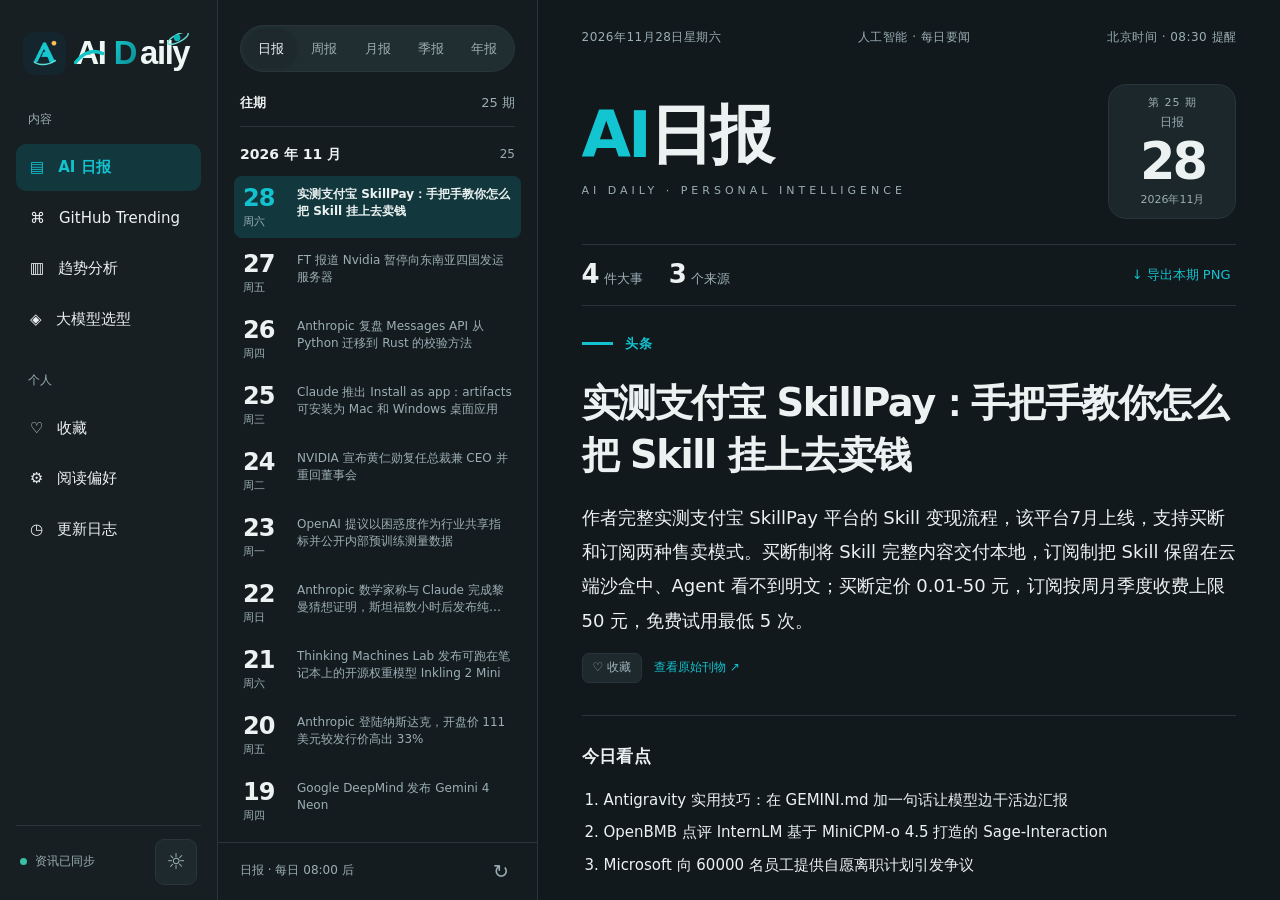
<file: site/index.html>
<!doctype html><html lang="zh-CN"><head><meta charset="UTF-8"><meta name="viewport" content="width=device-width,initial-scale=1"><meta name="theme-color" content="#11191c"><title>AI Daily｜AI 情报阅读器</title><link rel="icon" href="./favicon.ico?v=082" sizes="any"><link rel="shortcut icon" href="./favicon.ico?v=082" type="image/x-icon"><link rel="icon" href="./favicon.png?v=082" type="image/png"><link rel="stylesheet" href="./style.css"></head><body class="dark"><div class="shell with-edition" id="shell">
<aside class="rail"><a class="logo" href="./" aria-label="AI Daily"><img src="./favicon.png" alt="" class="brand-mark"><img class="wordmark" src="./wordmark.svg" alt="AI Daily"></a><div class="rail-heading">内容</div>
<button class="rail-item active" data-view="daily"><span>▤</span>AI 日报</button><button class="rail-item" data-view="github"><span>⌘</span>GitHub Trending</button><button class="rail-item" data-view="trends"><span>▥</span>趋势分析</button><button class="rail-item" data-view="models"><span>◈</span>大模型选型</button>
<div class="rail-heading space-top">个人</div><button class="rail-item" data-view="favorites"><span>♡</span>收藏</button><button class="rail-item" data-view="settings"><span>⚙</span>阅读偏好</button><button class="rail-item" data-view="changelog"><span>◷</span>更新日志</button>
<div class="rail-bottom"><span id="connection-dot" class="signal-dot"></span><span id="connection-label">同步状态</span><button id="theme" aria-label="切换深浅色" title="深浅模式">☼</button></div></aside>
<aside class="edition-panel" id="edition-panel"><div class="edition-tabs" id="edition-tabs"><button data-type="daily" class="selected">日报</button><button data-type="weekly">周报</button><button data-type="monthly">月报</button><button data-type="quarterly">季报</button><button data-type="yearly">年报</button></div><div class="panel-subhead"><strong>往期</strong><span id="archive-count">—</span></div><div class="edition-scroll" id="edition-scroll"></div><div class="panel-bottom"><span id="panel-bottom-text">每日更新 · 北京时间</span><button id="sync" title="同步最新资讯">↻</button></div></aside>
<aside class="edition-panel" id="github-panel" hidden><div class="edition-tabs"><button data-gperiod="daily" class="selected">日报</button><button data-gperiod="weekly">周报</button><button data-gperiod="monthly">月报</button><button data-gperiod="quarterly">季报</button><button data-gperiod="yearly">年报</button></div><div class="panel-subhead"><strong>往期</strong><span>历史刊物</span></div><div class="edition-scroll" id="github-period-list"></div><div class="panel-bottom"><span>真实榜单 · 自有快照</span><button id="refresh-github" title="更新榜单">↻</button></div></aside>
<main class="reading" id="reading"><div class="reading-inner">
<section id="page-daily" class="page"><div class="issue-topline"><span id="issue-datetime">AI DAILY · EDITION</span><span>人工智能 · 每日要闻</span><span>北京时间 · 08:30 提醒</span></div><div class="masthead"><div><h1><span class="aqua">AI</span><span id="report-heading">日报</span></h1><p>AI DAILY · PERSONAL INTELLIGENCE</p></div><div class="date-stamp"><small id="issue-ordinal">第 1 期</small><span id="issue-label">日报</span><strong id="issue-number">—</strong><span id="issue-month">等待同步</span></div></div><div class="issue-stats"><span><b id="metric-stories">—</b> 件大事</span><span><b id="metric-sources">—</b> 个来源</span><button id="export-daily" class="text-action">↓ 导出本期 PNG</button></div><div id="report-alert" class="alert"></div><article class="issue-content" id="issue-content"></article><div class="edition-ending" id="daily-ending"><div class="ending-rule"></div><strong>（ 本 期 完 ）</strong><p>AI Daily · Read · Research · Remember</p><div class="issue-neighbors" id="daily-neighbors"></div></div></section>
<section id="page-github" class="page" hidden><div class="issue-topline"><span>GITHUB / OPEN SOURCE</span><span>开源生态 · 真实榜单</span><span id="github-period-range">每日观察</span></div><div class="masthead short"><div><h1><span class="aqua">GitHub</span> Trending</h1><p id="github-subtitle">每日开源项目精选 · 按热度观察</p></div><button class="action" id="export-png">↓ 导出 PNG</button></div><div class="issue-stats"><span><b id="repo-count">—</b> 个项目</span><span>门槛：≥ <strong id="minimum-stars">500</strong> Stars</span><span id="github-coverage">GitHub 官方 Trending 榜单</span></div><div class="notice" id="github-notice"></div><div id="github-grid" class="github-list"></div><div class="edition-ending" id="github-ending"><div class="ending-rule"></div><strong>（ 本 期 完 ）</strong><p>AI Daily · 开源项目观察</p><div class="issue-neighbors" id="github-neighbors"></div></div></section>
<section id="page-favorites" class="page wide-page" hidden><div class="issue-topline">PERSONAL / SAVED</div><div class="masthead short"><div><h1>我的<span class="aqua">收藏</span></h1><p>新闻、报告与开源项目</p></div></div><div class="collection-tabs"><button data-fav-filter="all" class="selected">全部</button><button data-fav-filter="article">资讯</button><button data-fav-filter="report">报告</button><button data-fav-filter="github">开源项目</button></div><div id="favorites-list" class="entry-list"></div></section>
<section id="page-trends" class="page wide-page" hidden><div class="issue-topline">RESEARCH / LONG-TERM</div><div class="masthead short"><div><h1><span class="aqua">趋势</span>分析</h1><p>基于实际归档的月度 · 季度 · 年度观察</p></div></div><div class="trend-switch"><button data-trend="monthly" class="selected">上一完整月度</button><button data-trend="quarterly">上一完整季度</button><button data-trend="yearly">上一完整年度</button></div><div id="trend-content" class="trend-content"></div></section>
<section id="page-models" class="page wide-page" hidden>
<style id="mw5-critical">
body:has(#page-models:not([hidden])) .reading{overflow:hidden!important}
body:has(#page-models:not([hidden])) .reading-inner{height:100vh;max-width:none!important;padding:22px 34px!important}
body:has(#page-models:not([hidden])) .back-to-top{display:none!important}
#page-models{height:100%;max-width:none!important}
#page-models .mw5-stage{
  --mw-blue:#117e86;--mw-blue2:#14c1cf;--mw-cyan:#09bccc;--mw-ink:#18242b;
  height:100%;display:grid;grid-template-columns:minmax(330px,.82fr) minmax(520px,1.18fr);
  gap:clamp(36px,4vw,72px);align-items:center;position:relative;overflow:hidden;
  padding:clamp(34px,5vh,58px) clamp(34px,4.8vw,76px);
  border:1px solid rgba(17,126,134,.12);border-radius:28px;
  background:
    radial-gradient(circle at 83% 13%,rgba(20,193,207,.14),transparent 31%),
    radial-gradient(circle at 10% 90%,rgba(17,126,134,.09),transparent 28%),
    linear-gradient(135deg,#fcfefd 0%,#f3fbfa 56%,#e8f6f4 100%);
  box-shadow:0 26px 70px rgba(17,126,134,.09)
}
#page-models .mw5-stage:after{
  content:"";position:absolute;right:-11%;top:-38%;width:57%;aspect-ratio:1;border-radius:50%;
  border:1px solid rgba(20,193,207,.11);
  box-shadow:0 0 0 58px rgba(20,193,207,.026),0 0 0 116px rgba(17,126,134,.016);
  pointer-events:none
}
#page-models .mw5-copy{position:relative;z-index:2;max-width:445px}
#page-models .mw5-kicker{display:flex;align-items:center;gap:10px;margin-bottom:26px;color:#6e8196;font-size:10px;font-weight:760;letter-spacing:.20em}
#page-models .mw5-kicker i{width:7px;height:7px;border-radius:50%;background:var(--mw-blue2);box-shadow:0 0 0 6px rgba(20,193,207,.09)}
#page-models .mw5-brand{display:block;width:min(280px,82%);height:auto;margin:0 0 24px;object-fit:contain;object-position:left center}
#page-models .mw5-copy h1{margin:0 0 10px;color:var(--mw-ink);font-size:clamp(42px,4.5vw,64px);line-height:1.02;letter-spacing:-.055em;font-weight:860}
#page-models .mw5-lead{margin:0 0 17px;color:var(--mw-blue);font-size:clamp(19px,1.9vw,24px);font-weight:740}
#page-models .mw5-desc{max-width:420px;margin:0 0 28px;color:#697d91;font-size:14px;line-height:1.9}
#page-models .mw5-cta{
  display:inline-flex;align-items:center;justify-content:space-between;gap:36px;min-width:210px;
  padding:15px 19px 15px 23px;border-radius:14px;color:#fff!important;text-decoration:none;
  background:linear-gradient(135deg,#18c7c9 0%,#117e86 100%);
  border:1px solid rgba(17,126,134,.30);font-size:16px;font-weight:780;
  box-shadow:0 13px 30px rgba(17,126,134,.22),inset 0 1px 0 rgba(255,255,255,.26);
  transition:transform .23s ease,box-shadow .23s ease,filter .23s ease
}
#page-models .mw5-cta:hover{transform:translateY(-4px);filter:brightness(1.05);box-shadow:0 20px 42px rgba(17,126,134,.28),inset 0 1px 0 rgba(255,255,255,.28)}
#page-models .mw5-cta b{font-size:22px;font-weight:500;line-height:1}
#page-models .mw5-tags{display:flex;flex-wrap:wrap;gap:8px;margin-top:24px}
#page-models .mw5-tags span{padding:5px 10px;border:1px solid rgba(17,126,134,.14);border-radius:999px;background:rgba(255,255,255,.68);color:#68868a;font-size:10px}
#page-models .mw5-preview{
  position:relative;z-index:2;display:block;min-width:0;color:inherit!important;text-decoration:none;
  border:1px solid rgba(85,170,174,.42);border-radius:22px;background:#fff;
  box-shadow:0 28px 64px rgba(17,126,134,.14),0 0 0 8px rgba(255,255,255,.45);
  transform:perspective(1450px) rotateY(-2.2deg) rotateX(.8deg);transform-origin:left center;
  transition:transform .38s cubic-bezier(.2,.7,.2,1),box-shadow .38s ease
}
#page-models .mw5-preview:hover{transform:perspective(1450px) rotateY(0) rotateX(0) translateY(-6px);box-shadow:0 36px 78px rgba(17,126,134,.19),0 0 0 8px rgba(255,255,255,.58)}
#page-models .mw5-browser{height:40px;display:flex;align-items:center;gap:12px;padding:0 14px;border-bottom:1px solid #e8edf5;background:#f8faff;border-radius:22px 22px 0 0;color:#7e90a5;font-size:10px}
#page-models .mw5-dots{display:flex;gap:5px}
#page-models .mw5-dots i{width:7px;height:7px;border-radius:50%;background:#ef9f98}
#page-models .mw5-dots i:nth-child(2){background:#edc776}
#page-models .mw5-dots i:nth-child(3){background:#82cab8}
#page-models .mw5-browser em{font-style:normal;flex:1;text-align:center}
#page-models .mw5-browser b{color:var(--mw-blue);font-size:17px;font-weight:500}
#page-models .mw5-screen{height:min(56vh,460px);overflow:hidden;border-radius:0 0 22px 22px;background:#fff}
#page-models .mw5-screen img{width:100%;height:100%;display:block;object-fit:cover;object-position:top left}
#page-models .mw5-badge{
  position:absolute;left:-25px;bottom:28px;display:flex;flex-direction:column;gap:2px;min-width:214px;
  padding:12px 15px;border:1px solid rgba(71,158,164,.22);border-radius:14px;
  background:rgba(255,255,255,.94);box-shadow:0 15px 36px rgba(17,126,134,.13);backdrop-filter:blur(14px)
}
#page-models .mw5-badge strong{color:#117e86;font-size:12px}
#page-models .mw5-badge span{color:#8292a4;font-size:10px}
body.dark #page-models .mw5-stage{
  background:radial-gradient(circle at 83% 13%,rgba(20,193,207,.20),transparent 31%),linear-gradient(135deg,#0f1d1e 0%,#11282a 60%,#0e2325 100%);
  border-color:rgba(20,193,207,.20);box-shadow:0 24px 70px rgba(0,0,0,.20)
}
body.dark #page-models .mw5-copy h1{color:#f4f7fb}
body.dark #page-models .mw5-lead{color:#4ed7da}
body.dark #page-models .mw5-desc{color:#9fb0c1}
body.dark #page-models .mw5-kicker{color:#8ea2b8}
body.dark #page-models .mw5-tags span{background:rgba(255,255,255,.05);border-color:rgba(77,193,196,.17);color:#98b8b9}
@media(max-width:1080px) and (min-width:901px){
  #page-models .mw5-stage{grid-template-columns:minmax(295px,.88fr) minmax(410px,1.12fr);gap:30px;padding:34px}
  #page-models .mw5-brand{width:225px}
  #page-models .mw5-copy h1{font-size:44px}
  #page-models .mw5-desc{font-size:13px}
  #page-models .mw5-screen{height:min(50vh,390px)}
}
@media(max-width:900px){
  body:has(#page-models:not([hidden])) .reading{overflow:auto!important}
  body:has(#page-models:not([hidden])) .reading-inner{height:auto;max-width:1100px!important;padding:24px 18px!important}
  #page-models{height:auto}
  #page-models .mw5-stage{height:auto;grid-template-columns:1fr;gap:28px;padding:34px 24px;overflow:visible}
  #page-models .mw5-preview{transform:none}
  #page-models .mw5-screen{height:360px}
}
</style>
<div class="mw5-stage" aria-label="Modelwise 大模型选型作品概览">
  <div class="mw5-copy">
    <div class="mw5-kicker"><i></i>AI MODEL INTELLIGENCE</div>
    <img class="mw5-brand" src="./modelwise-logo.png" alt="Modelwise" decoding="async">
    <h1>大模型选型</h1>
    <p class="mw5-lead">选对模型，算清成本。</p>
    <p class="mw5-desc">从模型资料库、场景选型、型号对比到成本与收益分析，帮助你更快找到适合当前任务的模型方案。</p>
    <a class="mw5-cta" href="https://haluwjm-lexie.github.io/Modelwise/" target="_blank" rel="noopener noreferrer">
      <span>进入 Modelwise</span><b aria-hidden="true">↗</b>
    </a>
    <div class="mw5-tags"><span>模型资料库</span><span>场景选型</span><span>型号对比</span><span>成本与收益</span></div>
  </div>
  <a class="mw5-preview" href="https://haluwjm-lexie.github.io/Modelwise/" target="_blank" rel="noopener noreferrer" aria-label="打开 Modelwise">
    <div class="mw5-browser"><span class="mw5-dots"><i></i><i></i><i></i></span><em>Modelwise / AI 产品与模型</em><b aria-hidden="true">↗</b></div>
    <div class="mw5-screen"><img src="./modelwise-preview.webp" alt="Modelwise 模型资料库首页预览" loading="eager" decoding="async"></div>
    <div class="mw5-badge"><strong>23 个 AI 产品与模型品牌</strong><span>资料库 · 选型 · 对比 · 成本</span></div>
  </a>
</div>
</section>
<section id="page-settings" class="page wide-page" hidden><div class="issue-topline">PERSONAL / PREFERENCES</div><div class="masthead short"><div><h1>阅读<span class="aqua">偏好</span></h1><p>定制你真正关心的 AI 方向</p></div></div><div class="settings-card"><div class="settings-head"><div><h2>我的关注主题</h2><p>选择后保存，即可筛选日报内容。</p></div><button class="action" id="save-settings">✓ 确认并应用</button></div><div class="topic-options" id="topics"></div><div id="settings-status" class="status-inline" aria-live="polite"></div></div><div class="settings-card"><div class="settings-head"><div><h2>运行与推送</h2><p>日报归档和飞书通知</p></div><button class="action secondary" id="open-runtime">打开运行仪表盘 ↗</button></div></div><div class="runtime-panel" id="runtime-panel" hidden><div class="runtime-metrics" id="runtime-metrics"></div><button class="soft-button" id="test-feishu">向飞书发送测试通知</button><div class="status-inline" id="runtime-msg"></div></div></section>
<section id="page-changelog" class="page wide-page" hidden><div class="issue-topline">AI DAILY / CHANGELOG</div><div class="masthead short"><div><h1>更新<span class="aqua">日志</span></h1><p>持续迭代，每一次改进都有记录</p></div></div><div class="timeline"><article><time>2026.11.05 · V0.8 预上线</time><h2>刊物式阅读与公开版适配</h2><p>品牌字标、统一 A 图标、流畅滚动与一键置顶、本期完与往期切换、GitHub 五种报告命名及飞书卡片推荐理由。</p></article><article><time>2026.11.05 · V0.7</time><h2>归档保护与 GitHub 稳定性修复</h2><p>修复原始刊物 JSON 跳转；增加数据库自动备份与恢复指引；GitHub 回退到最近的真实历史快照；Star 从 GitHub API 核实状态；发布期刊标题采用真实头条。</p></article><article><time>2026.11.03 · V0.5</time><h2>往期归档和期刊信息修复</h2><p>修复多余网格占位；统一三栏与双栏阅读结构；增加 GitHub 五个观察周期、Star 入口、主题筛选、主题适配图片导出和运行仪表盘。</p></article><article><time>2026.11.03 · V0.3</time><h2>刊物阅读器</h2><p>加入日报、周报、月报、收藏和长期统计入口。</p></article><article><time>2026.11.03 · V0.2</time><h2>视觉体系更新</h2><p>引入冷白与青蓝灰深色两套主题。</p></article></div></section>
<button class="back-to-top" id="back-to-top" type="button" aria-label="返回顶部" title="返回顶部">↑</button><footer class="site-footer"><strong>AI Daily</strong><span>Read · Research · Remember</span><a href="#" id="open-source" aria-disabled="true" title="仓库创建后启用">一号开源 ↗</a></footer>
</div></main></div><script src="./static-api.js"></script><script src="./app.js" defer></script></body></html>
</file>
<file: site/style.css>
:root{--bg:#fbfcfa;--rail:#fafbf9;--panel:#f9faf8;--ink:#1e282d;--muted:#738086;--line:#dce2e0;--accent:#117e86;--accent-bright:#09bccc;--selected:#e1eeee;--chip:#eef2f0;--btn:#fff;--card:#f1f4f3;--font:Inter,'Noto Sans SC','Microsoft YaHei UI','PingFang SC',system-ui,sans-serif}
*{box-sizing:border-box}body{margin:0;font-family:var(--font);font-size:14px;line-height:1.65;background:var(--bg);color:var(--ink)}body.dark{--bg:#11191c;--rail:#171f22;--panel:#141c1f;--ink:#ecf2f1;--muted:#9baeb5;--line:#29353a;--accent:#14c1cf;--accent-bright:#13c5d1;--selected:#12383e;--chip:#202d31;--btn:#1e292d;--card:#1b272b}button{font:inherit;color:inherit;cursor:pointer}a{color:inherit;text-decoration:none}a:hover{color:var(--accent)}[hidden]{display:none!important}.muted{color:var(--muted)}.shell{display:grid;grid-template-columns:226px 330px minmax(0,1fr);min-height:100vh}.rail{height:100vh;position:sticky;top:0;border-right:1px solid var(--line);background:var(--rail);padding:32px 16px 15px;display:flex;flex-direction:column}.logo{display:flex;align-items:center;gap:8px;margin:2px 8px 41px;font-size:28px;font-weight:850;letter-spacing:-1.7px;white-space:nowrap;line-height:1.2}.logo-ai{color:var(--accent-bright);letter-spacing:-2px}.logo-daily{position:relative}.logo-orbit{display:inline-block;width:7px;height:7px;border-radius:50%;background:var(--accent-bright);margin:0 0 15px 2px}.rail-heading{color:var(--muted);font-size:12px;margin:0 12px 12px;letter-spacing:.04em}.space-top{margin-top:26px}.rail-item{display:flex;gap:14px;align-items:center;width:100%;border:0;background:none;text-align:left;border-radius:10px;padding:11px 14px;font-size:15px;margin:2px 0}.rail-item:hover{background:var(--chip)}.rail-item.active{background:var(--selected);font-weight:700;color:var(--accent)}.rail-icon{font-size:19px;width:20px;text-align:center}.rail-bottom{margin-top:auto;border-top:1px solid var(--line);padding:13px 4px 0;display:flex;align-items:center;gap:8px;font-size:12px;color:var(--muted)}.signal-dot{width:7px;height:7px;border-radius:50%;background:#dca94c}.signal-dot.ok{background:#39bfa5}#theme{margin-left:auto;border:1px solid var(--line);background:var(--btn);border-radius:9px;padding:4px 10px;font-size:22px}.edition-panel{border-right:1px solid var(--line);height:100vh;position:sticky;top:0;background:var(--panel);display:flex;flex-direction:column;min-width:0}.edition-tabs{display:flex;margin:25px 22px 20px;padding:3px;border:1px solid var(--line);border-radius:50px;background:var(--chip)}.edition-tabs button{border:0;background:transparent;border-radius:40px;padding:9px 3px;flex:1;color:var(--muted);font-size:13px;white-space:nowrap}.edition-tabs button.selected{background:var(--btn);box-shadow:0 1px 4px #00000015;color:var(--ink)}.panel-subhead{display:flex;justify-content:space-between;align-items:center;margin:0 22px;padding:0 0 12px;border-bottom:1px solid var(--line);font-size:13px}.panel-subhead span{color:var(--muted)}.edition-scroll{overflow:auto;flex:1;padding:0 16px;scrollbar-width:thin}.month-label{display:flex;align-items:center;justify-content:space-between;font-weight:700;margin:16px 6px 10px;font-size:14px}.month-label span{color:var(--muted);font-size:12px;font-weight:400}.issue-choice{display:grid;grid-template-columns:44px 1fr;gap:10px;width:100%;border:0;background:none;border-radius:11px;padding:10px 9px;text-align:left;margin-bottom:4px;min-height:62px}.issue-choice:hover{background:var(--chip)}.issue-choice.active{background:var(--selected)}.day-num{display:flex;flex-direction:column;font-size:24px;font-weight:800;line-height:1.05;letter-spacing:-1px}.active .day-num{color:var(--accent)}.day-num small{font-size:11px;letter-spacing:0;font-weight:400;color:var(--muted);margin-top:5px}.issue-choice .issue-choice-title{font-weight:600;font-size:13px;line-height:1.45;overflow:hidden;display:-webkit-box;-webkit-line-clamp:2;-webkit-box-orient:vertical}.panel-padding{padding:10px}.panel-bottom{border-top:1px solid var(--line);display:flex;align-items:center;justify-content:space-between;padding:12px 22px;font-size:12px;color:var(--muted)}.panel-bottom button{border:0;background:none;font-size:19px}.reading{height:100vh;overflow:auto;scrollbar-width:thin;min-width:0}.reading-inner{max-width:1100px;margin:0 auto;padding:35px 54px 22px}.issue-topline{display:flex;gap:12px;align-items:center;justify-content:space-between;color:var(--muted);font-size:12px;letter-spacing:.04em}.masthead{display:flex;align-items:center;justify-content:space-between;gap:26px;margin:43px 0 32px}.masthead.short{margin:35px 0 27px}.masthead h1{font-size:clamp(42px,5vw,74px);line-height:1.06;letter-spacing:-3px;font-weight:860;margin:0}.masthead.short h1{font-size:clamp(38px,4vw,62px)}.aqua{color:var(--accent-bright)}.masthead p{color:var(--muted);font-size:11px;letter-spacing:4px;margin:12px 0 0}.date-stamp{min-width:128px;min-height:135px;background:var(--card);border:1px solid var(--line);border-radius:18px;display:flex;flex-direction:column;align-items:center;justify-content:center;gap:1px}.date-stamp small{color:var(--muted);font-size:11px;letter-spacing:2px}.date-stamp strong{font-size:51px;line-height:1.1;letter-spacing:-3px}.date-stamp span{font-size:11px;color:var(--muted)}.issue-stats{border-top:1px solid var(--line);border-bottom:1px solid var(--line);padding:16px 0;display:flex;gap:28px;align-items:center;color:var(--muted);font-size:13px}.issue-stats b{font-size:26px;color:var(--ink);line-height:1}.read-duration{margin-left:auto}.alert{margin:20px 0 0;background:var(--chip);color:var(--muted);border-radius:8px;padding:10px 13px;font-size:12px}.alert:empty{display:none}.issue-content{padding-top:27px}.section-kicker{font-size:13px;color:var(--accent);font-weight:800;letter-spacing:1px;display:flex;align-items:center;gap:12px;margin:0 0 22px}.section-kicker:before{content:'';width:31px;height:3px;background:var(--accent)}.lead-title{font-size:clamp(26px,3vw,42px);line-height:1.36;letter-spacing:-1.4px;margin:0 0 20px;font-weight:790}.lead-summary{font-size:18px;line-height:1.9;margin:0 0 15px}.source-row{display:flex;align-items:center;gap:12px;color:var(--muted);font-size:12px;margin:0 0 32px;flex-wrap:wrap}.source-row a{color:var(--accent)}.soft-button{border:1px solid var(--line);background:var(--btn);border-radius:7px;padding:4px 10px;font-size:12px}.highlight-strip{border-top:1px solid var(--line);padding:26px 0 20px}.highlight-strip h2,.section-block h2{font-size:17px;font-weight:800;letter-spacing:.02em;margin:0 0 14px}.highlight-strip ol{padding-left:22px;margin:0}.highlight-strip li{padding:4px 0;font-size:15px}.section-block{border-top:1px solid var(--line);padding-top:28px;margin-top:15px}.section-block h2{font-size:26px}.section-number{font-size:13px;color:var(--accent);margin-right:9px}.news-entry{padding:18px 0;border-bottom:1px solid var(--line)}.news-entry h3{font-size:19px;line-height:1.5;margin:0 0 10px;font-weight:730}.news-entry p{font-size:15px;line-height:1.85;margin:0 0 10px}.news-entry .source-row{margin:0}.intro{font-size:14px;color:var(--muted);margin:16px 0 20px}.github-list,.entry-list{border-top:1px solid var(--line)}.repo-entry,.favorite-entry{border-bottom:1px solid var(--line);padding:22px 2px;display:grid;grid-template-columns:46px minmax(0,1fr) auto;gap:14px;align-items:start}.repo-index{font-weight:800;font-size:24px;color:var(--accent)}.repo-entry h3{margin:0 0 9px;font-size:18px;overflow-wrap:anywhere}.repo-entry p{margin:0 0 8px;color:var(--muted);line-height:1.7}.meta{font-size:12px;color:var(--muted)}.action{background:var(--selected);color:var(--accent);border:1px solid var(--line);border-radius:9px;padding:10px 16px;font-weight:700}.action:hover{filter:brightness(.98)}.text-action{border:0;background:none;color:var(--accent);margin-left:auto}.empty{color:var(--muted);padding:30px 2px}.trend-switch{display:flex;gap:7px;margin:20px 0}.trend-switch button{background:none;border:1px solid var(--line);padding:9px 13px;border-radius:9px}.trend-switch .selected{background:var(--selected);color:var(--accent)}.coverage{margin:15px 0;padding:16px;background:var(--card);border-radius:9px}.bar-row{margin:19px 0}.bar-head{display:flex;justify-content:space-between;gap:10px;margin-bottom:5px}.bar-track{background:var(--chip);border-radius:5px;height:10px;overflow:hidden}.bar-track>div{background:var(--accent);height:100%}.settings-card{border-top:1px solid var(--line);padding:24px 0;margin:8px 0}.settings-card h2{font-size:18px}.topic-options{display:flex;gap:10px;flex-wrap:wrap;margin:15px 0 28px}.topic-options label{border:1px solid var(--line);border-radius:100px;padding:7px 13px;cursor:pointer}.topic-options input{accent-color:var(--accent)}.site-footer{margin-top:50px;padding:19px 0 5px;border-top:1px solid var(--line);display:flex;gap:25px;flex-wrap:wrap;align-items:center;color:var(--muted);font-size:11px}.site-footer strong{color:var(--ink)}.site-footer a{margin-left:auto}.reading.compact .news-entry{padding:11px 0}.reading.compact .news-entry p{line-height:1.58;margin-bottom:4px}.reading.compact .highlight-strip{padding:14px 0}.reading.compact .section-block{padding-top:16px;margin-top:9px}
@media(max-width:1200px){.shell{grid-template-columns:190px 275px minmax(0,1fr)}.reading-inner{padding:30px}.rail{padding:26px 10px}.issue-stats{gap:15px}.issue-topline span:nth-child(2){display:none}}
@media(max-width:850px){.shell{grid-template-columns:1fr;display:block}.rail{height:auto;position:sticky;z-index:3;top:0;flex-direction:row;align-items:center;gap:5px;padding:10px 12px;overflow-x:auto;border-right:0;border-bottom:1px solid var(--line)}.logo{font-size:19px;margin:0 12px 0 0}.rail-heading,.rail-bottom #connection-label{display:none}.space-top{display:none}.rail-item{font-size:12px;width:auto;white-space:nowrap;padding:7px;margin:0}.rail-icon{display:none}.rail-bottom{margin:0 0 0 auto;padding:0;border:0}.edition-panel{height:auto;position:relative;border:0;border-bottom:1px solid var(--line)}.edition-tabs{margin:12px;padding:2px}.panel-subhead,.edition-scroll,.panel-bottom{display:none}.reading{height:auto;overflow:visible}.reading-inner{padding:24px 18px}.issue-topline{font-size:10px}.masthead{margin:24px 0}.masthead h1{font-size:48px}.date-stamp{min-width:96px;min-height:112px}.date-stamp strong{font-size:38px}.issue-stats{gap:12px;flex-wrap:wrap}.read-duration{display:none}.lead-title{font-size:28px}.lead-summary{font-size:16px}.repo-entry{grid-template-columns:32px minmax(0,1fr) auto}.site-footer{gap:10px}}
/* V0.4 — One shared information reader. Hidden panels must not reserve a grid column. */
.shell:not(.with-edition){grid-template-columns:226px minmax(0,1fr)}
.shell:not(.with-edition) .reading-inner{max-width:1320px;padding-left:56px;padding-right:56px}
.shell:not(.with-edition) .wide-page{max-width:1170px}
.shell.with-edition .reading-inner{max-width:1240px;padding:32px 48px 24px}
.github-list,.entry-list{width:100%}
.repo-entry{grid-template-columns:46px minmax(0,1fr) auto;gap:18px;padding:23px 0;min-width:0}
.repo-entry>div{min-width:0}.repo-entry .meta{margin-top:8px}
.repo-entry h3{overflow-wrap:anywhere;line-height:1.35}.repo-entry p{max-width:80ch;overflow-wrap:anywhere}
.repo-actions{display:flex;gap:8px;flex-wrap:wrap;justify-content:flex-end;align-items:start}
.repo-badges{display:flex;gap:8px;flex-wrap:wrap;margin:8px 0}
.note-tag{border:1px solid var(--line);border-radius:100px;font-size:12px;color:var(--muted);padding:4px 10px;display:inline-block}
.period-selector{padding:20px;flex:1;display:flex;flex-direction:column;gap:8px}.period-option{border:1px solid var(--line);border-radius:9px;text-align:left;padding:14px;background:transparent}.period-option.selected{background:var(--selected);color:var(--accent);font-weight:700}.period-option small{display:block;color:var(--muted);font-weight:400;margin-top:5px}
.notice{color:var(--muted);font-size:12px;padding:16px 0;border-bottom:1px solid var(--line)}.notice:empty{display:none}
.settings-card{margin:12px 0 20px;padding:24px 0}.settings-head{display:flex;gap:24px;align-items:center;justify-content:space-between}.settings-head h2{margin:0}.settings-head p{color:var(--muted);font-size:14px;margin:4px 0 0}.topic-options{gap:10px;max-width:100%;margin:26px 0}.topic-options label{padding:10px 15px}.topic-options label:has(input:checked){background:var(--selected);color:var(--accent);border-color:var(--accent)}
.status-inline{color:var(--accent);font-size:13px;min-height:20px}.secondary{background:var(--chip)}.runtime-panel{background:var(--card);border:1px solid var(--line);border-radius:12px;padding:24px;margin:10px 0}.runtime-metrics{display:grid;grid-template-columns:repeat(3,minmax(0,1fr));gap:18px;margin-bottom:18px}.runtime-metrics div{border-bottom:1px solid var(--line);padding-bottom:10px}.runtime-metrics b{display:block;font-size:21px}
.collection-tabs{display:flex;gap:8px;margin-bottom:20px;flex-wrap:wrap}.collection-tabs button{background:transparent;border:1px solid var(--line);border-radius:8px;padding:7px 15px}.collection-tabs button.selected{background:var(--selected);color:var(--accent)}
.favorite-entry{grid-template-columns:42px minmax(0,1fr) auto}.favorite-entry h3{margin:0 0 5px;font-size:17px;overflow-wrap:anywhere}
.integration-placeholder{padding:70px 36px;text-align:center;border:1px dashed var(--line);border-radius:18px;background:var(--card);max-width:800px;margin:20px auto}.integration-placeholder>span{font-size:50px;color:var(--accent)}.integration-placeholder h2{font-size:26px}.integration-placeholder p{color:var(--muted);max-width:480px;margin:0 auto 20px}
.timeline article{padding:26px 0;border-top:1px solid var(--line)}.timeline time{color:var(--accent);font-size:12px}.timeline h2{font-size:21px;margin:7px 0}.timeline p{color:var(--muted)}
.site-footer{margin-top:90px}.site-footer #open-source[aria-disabled=true]{color:var(--muted);opacity:.65;cursor:default}
@media(max-width:1200px){.shell:not(.with-edition){grid-template-columns:190px minmax(0,1fr)}.shell:not(.with-edition) .reading-inner{padding:32px}}
@media(max-width:850px){.shell:not(.with-edition),.shell.with-edition{display:block}.shell:not(.with-edition) .reading-inner,.shell.with-edition .reading-inner{padding:22px 18px}.period-selector{padding:10px;display:flex;flex-direction:row;overflow:auto}.repo-entry{grid-template-columns:32px minmax(0,1fr);gap:10px}.repo-actions{grid-column:2;justify-content:flex-start}.settings-head{align-items:flex-start;flex-direction:column}.runtime-metrics{grid-template-columns:1fr}}
@media(max-width:850px){.edition-scroll{display:block;max-height:180px;overflow-y:auto;padding:8px 14px}.panel-subhead{display:flex;margin:4px 16px 0}.panel-bottom{display:flex;padding:6px 16px}.month-label{margin-top:8px}.issue-choice{display:inline-grid;vertical-align:top;width:min(100%,300px);margin-right:8px}}

/* V0.5: historical Github issue rail and editorial masthead */
.archive-meta{display:block;color:var(--muted);font-size:11px;margin-top:4px;font-weight:400}.date-stamp #issue-ordinal{font-size:11px;color:var(--muted);letter-spacing:1px}.date-stamp #issue-label{font-size:12px;color:var(--muted)}.issue-choice-title{overflow-wrap:anywhere}.issue-stats{gap:26px}

/* V0.7 identity and GitHub statuses */
.logo{display:flex;align-items:center;gap:10px;white-space:nowrap}.logo .brand-mark{width:38px;height:38px;object-fit:contain;flex:none}.logo .brand-name{font-size:25px;font-weight:820;letter-spacing:-1.1px}.logo .brand-name em{font-style:normal;color:var(--accent)}
.github-star{min-width:42px;font-size:20px;line-height:1.2;text-align:center;color:var(--muted);background:var(--btn);transition:color .16s,background .16s}.github-star.is-starred{color:#e5a000;background:rgba(245,181,37,.12);border-color:rgba(245,181,37,.45)}.github-star:hover{transform:translateY(-1px)}
@media(max-width:850px){.logo .brand-mark{width:27px;height:27px}.logo .brand-name{font-size:18px}}

/* V0.8 — edge-to-edge magazine layout, one unobtrusive page scroll */
html{scroll-behavior:smooth}html,body{max-width:100%;overflow-x:clip}
.shell{min-height:100dvh;grid-template-columns:clamp(218px,17vw,258px) clamp(280px,25vw,385px) minmax(0,1fr)}
.shell:not(.with-edition){grid-template-columns:clamp(218px,17vw,258px) minmax(0,1fr)}
.rail,.edition-panel{height:100dvh;min-height:0}
.reading{min-width:0;height:100dvh;overflow-y:auto;overflow-x:hidden;scrollbar-width:none;overscroll-behavior:contain}
.reading::-webkit-scrollbar,.edition-scroll::-webkit-scrollbar,.rail::-webkit-scrollbar{display:none}
.edition-scroll,.rail{scrollbar-width:none}
.shell.with-edition .reading-inner,.shell:not(.with-edition) .reading-inner{max-width:none;width:100%;padding:28px clamp(26px,3.4vw,70px) 38px}
.issue-topline{gap:16px}.issue-topline span{min-width:0}.masthead{margin:36px 0 25px}
.logo{margin:0 7px 35px;gap:8px;min-width:0}.logo .brand-mark{width:43px;height:43px;border-radius:11px}.logo .wordmark{display:block;width:150px;height:auto;max-height:47px;object-fit:contain}
body.dark .logo .wordmark{filter:brightness(0) invert(.91)}
.logo .brand-name{display:none}
.issue-content,.github-list{max-width:100%}.issue-content .news-entry{border-bottom:1px solid var(--line);padding:21px 0}
.section-block,.highlight-strip{border-top:1px solid var(--line);border-radius:0;background:none;box-shadow:none}
.repo-entry{border-bottom:1px solid var(--line);border-radius:0;background:none;box-shadow:none}
.issue-choice{border-radius:8px}.edition-panel{overflow:hidden}.edition-tabs{flex-shrink:0}
/* No inner scroll thumb or nested framed scroll interface */
.edition-scroll{overflow-y:auto;scrollbar-width:none}
.edition-ending{text-align:center;margin:66px 0 25px;padding:34px 0 15px;border-top:1px solid var(--line);color:var(--muted)}
.edition-ending .ending-rule{width:50px;height:2px;background:var(--accent);margin:0 auto 23px}
.edition-ending strong{color:var(--accent);font-weight:750;font-size:15px;letter-spacing:.24em}
.edition-ending p{font-size:12px;margin:10px 0 22px}
.issue-neighbors{display:grid;grid-template-columns:repeat(2,minmax(0,1fr));gap:0;border-top:1px solid var(--line);max-width:100%;text-align:left}
.issue-neighbors button{background:transparent;border:0;text-align:left;padding:18px 14px;color:var(--ink);min-width:0}
.issue-neighbors button+button{border-left:1px solid var(--line);text-align:right}
.issue-neighbors button:hover{background:var(--chip)}.issue-neighbors small{display:block;color:var(--muted)}
.issue-neighbors b{display:block;font-size:14px;overflow-wrap:anywhere;margin-top:6px}
.back-to-top{position:fixed;z-index:9;bottom:24px;right:24px;width:47px;height:47px;border:1px solid var(--line);border-radius:50%;background:var(--btn);color:var(--accent);font-size:26px;box-shadow:0 4px 15px #00000012;opacity:0;pointer-events:none;transform:translateY(8px);transition:opacity .2s,transform .2s}
.back-to-top.visible{opacity:1;pointer-events:auto;transform:translateY(0)}
@media(max-width:1000px){.shell{grid-template-columns:190px 260px minmax(0,1fr)}.logo .wordmark{width:118px}.logo .brand-mark{width:35px;height:35px}.shell.with-edition .reading-inner{padding:25px 23px}}
@media(max-width:850px){.shell,.shell:not(.with-edition){display:block}.rail{height:auto;max-width:100%;overflow-x:auto}.logo{margin:0 15px 0 0}.logo .wordmark{width:103px}.edition-panel{height:auto;overflow:visible}.edition-scroll{max-height:210px;overflow-y:auto}.reading{height:auto;overflow:visible}.shell.with-edition .reading-inner,.shell:not(.with-edition) .reading-inner{padding:20px 18px}.back-to-top{bottom:18px;right:15px}.issue-neighbors{grid-template-columns:1fr}.issue-neighbors button+button{border-left:0;border-top:1px solid var(--line);text-align:left}}

body.dark .logo .wordmark{content:url("./wordmark-dark.svg");filter:none}

/* V0.8.1 — dedicated dark wordmark, no forced inversion */
body.dark .logo .wordmark{filter:none}
.issue-choice .issue-choice-title{font-weight:520;color:var(--muted);font-size:12px;line-height:1.4}
.issue-choice.active .issue-choice-title{color:var(--ink);font-weight:600}
.issue-choice .archive-meta{opacity:.75}

/* V0.8.2 – GitHub retrospective index is concise, muted, and single-line */
#github-period-list .issue-choice-title{font-size:12px;font-weight:450;color:var(--muted);display:block;overflow:hidden;white-space:nowrap;text-overflow:ellipsis;line-height:1.5;min-width:0}
#github-period-list .issue-choice.active .issue-choice-title{color:var(--ink);font-weight:550}

/* V0.8.3: Align GitHub period summaries to the vertical midpoint of each date marker. */
#github-period-list .issue-choice{align-items:center;}
#github-period-list .issue-choice-title{align-self:center;}

/* MW_PORTAL_V4_BEGIN — single-screen Modelwise product overview */
#page-models{max-width:none!important;height:100%}
#page-models .mw4-stage{
  --mw-blue:#163fbd;--mw-blue2:#235fe8;--mw-cyan:#0d9daa;--mw-ink:#17242c;
  position:relative;height:100%;min-height:0;display:grid;
  grid-template-columns:minmax(330px,.82fr) minmax(500px,1.18fr);
  align-items:center;gap:clamp(34px,4vw,72px);
  padding:clamp(34px,5vh,58px) clamp(28px,4.2vw,68px);
  overflow:hidden;border:1px solid rgba(36,83,169,.10);border-radius:28px;
  background:
    radial-gradient(circle at 82% 18%,rgba(55,116,241,.13),transparent 31%),
    radial-gradient(circle at 7% 90%,rgba(35,180,193,.08),transparent 27%),
    linear-gradient(135deg,#fbfdff 0%,#f5f9ff 58%,#edf4ff 100%);
  box-shadow:0 24px 70px rgba(34,66,113,.08);
}
#page-models .mw4-stage:after{
  content:"";position:absolute;right:-12%;top:-34%;width:58%;aspect-ratio:1;border-radius:50%;
  border:1px solid rgba(42,101,210,.11);box-shadow:0 0 0 55px rgba(42,101,210,.025),0 0 0 110px rgba(42,101,210,.018);
  pointer-events:none
}
#page-models .mw4-copy{position:relative;z-index:2;max-width:440px}
#page-models .mw4-kicker{display:flex;align-items:center;gap:10px;margin-bottom:28px;color:#6b7f96;font-size:10px;font-weight:760;letter-spacing:.20em}
#page-models .mw4-kicker span{width:7px;height:7px;border-radius:50%;background:var(--mw-blue2);box-shadow:0 0 0 6px rgba(35,95,232,.08)}
#page-models .mw4-brand{display:block;width:min(265px,82%);height:auto;margin:0 0 22px;object-fit:contain;object-position:left center}
#page-models .mw4-copy h1{margin:0 0 8px;color:var(--mw-ink);font-size:clamp(38px,4.3vw,60px);line-height:1.04;letter-spacing:-.055em;font-weight:860}
#page-models .mw4-lead{margin:0 0 17px;color:var(--mw-blue);font-size:clamp(18px,1.8vw,23px);font-weight:730}
#page-models .mw4-desc{max-width:410px;margin:0 0 27px;color:#65798c;font-size:14px;line-height:1.9}
#page-models .mw4-cta{display:inline-flex;align-items:center;justify-content:space-between;gap:34px;min-width:190px;padding:13px 18px 13px 21px;border-radius:14px;color:#fff!important;text-decoration:none;font-size:15px;font-weight:760;background:linear-gradient(135deg,var(--mw-blue2),#1538ab);border:1px solid rgba(15,55,161,.28);box-shadow:0 12px 28px rgba(28,75,185,.20),inset 0 1px 0 rgba(255,255,255,.25);transition:transform .24s ease,box-shadow .24s ease,filter .24s ease}
#page-models .mw4-cta b{font-size:20px;font-weight:500}
#page-models .mw4-cta:hover{transform:translateY(-4px);filter:brightness(1.04);box-shadow:0 19px 38px rgba(28,75,185,.27),inset 0 1px 0 rgba(255,255,255,.28)}
#page-models .mw4-tags{display:flex;flex-wrap:wrap;gap:8px;margin-top:25px}
#page-models .mw4-tags span{padding:5px 10px;border:1px solid rgba(60,108,172,.14);border-radius:999px;background:rgba(255,255,255,.63);color:#6c8094;font-size:10px}
#page-models .mw4-preview{position:relative;z-index:2;display:block;min-width:0;text-decoration:none;color:inherit!important;border:1px solid rgba(130,163,215,.48);border-radius:22px;background:#fff;box-shadow:0 26px 64px rgba(30,65,119,.16),0 0 0 8px rgba(255,255,255,.42);overflow:visible;transform:perspective(1400px) rotateY(-2.6deg) rotateX(1deg);transform-origin:left center;transition:transform .38s cubic-bezier(.2,.7,.2,1),box-shadow .38s ease}
#page-models .mw4-preview:hover{transform:perspective(1400px) rotateY(0) rotateX(0) translateY(-6px);box-shadow:0 34px 78px rgba(30,65,119,.20),0 0 0 8px rgba(255,255,255,.55)}
#page-models .mw4-browser{height:40px;display:flex;align-items:center;gap:12px;padding:0 14px;border-bottom:1px solid #e9eef6;background:#f8faff;border-radius:22px 22px 0 0;color:#7c8da3;font-size:10px}
#page-models .mw4-browser>span:nth-child(2){flex:1;text-align:center;white-space:nowrap;overflow:hidden;text-overflow:ellipsis}
#page-models .mw4-browser>b{color:var(--mw-blue);font-size:17px;font-weight:500}
#page-models .mw4-dots{display:flex;gap:5px}
#page-models .mw4-dots i{width:7px;height:7px;border-radius:50%;background:#f0a09a}
#page-models .mw4-dots i:nth-child(2){background:#edc977}
#page-models .mw4-dots i:nth-child(3){background:#83cdb9}
#page-models .mw4-screen{height:min(52vh,430px);overflow:hidden;border-radius:0 0 22px 22px;background:#fff}
#page-models .mw4-screen img{width:100%;height:100%;display:block;object-fit:cover;object-position:top left}
#page-models .mw4-float-card{position:absolute;left:-24px;bottom:25px;display:flex;flex-direction:column;gap:2px;min-width:210px;padding:12px 15px;border:1px solid rgba(103,147,207,.20);border-radius:14px;background:rgba(255,255,255,.94);box-shadow:0 14px 36px rgba(38,74,124,.14);backdrop-filter:blur(14px)}
#page-models .mw4-float-card strong{color:#1f416d;font-size:12px}
#page-models .mw4-float-card span{color:#8292a4;font-size:10px}
@media(min-width:901px){
  .reading.modelwise-mode{overflow:hidden!important}
  .reading.modelwise-mode .reading-inner{height:100vh;max-width:none!important;padding:22px 34px 22px!important}
  .reading.modelwise-mode #page-models{height:100%}
  .reading.modelwise-mode .back-to-top{display:none!important}
}
body.dark #page-models .mw4-stage{
  background:
    radial-gradient(circle at 82% 18%,rgba(40,97,226,.20),transparent 31%),
    radial-gradient(circle at 7% 90%,rgba(31,163,176,.10),transparent 27%),
    linear-gradient(135deg,#101a29 0%,#13223b 60%,#10203a 100%);
  border-color:rgba(91,136,219,.20);box-shadow:0 24px 70px rgba(0,0,0,.20)
}
body.dark #page-models .mw4-copy h1{color:#f4f7fb}
body.dark #page-models .mw4-lead{color:#69a7ff}
body.dark #page-models .mw4-desc{color:#9fb0c1}
body.dark #page-models .mw4-kicker{color:#8ea2b8}
body.dark #page-models .mw4-tags span{background:rgba(255,255,255,.05);border-color:rgba(130,169,229,.17);color:#91a4b8}
@media(max-width:1050px) and (min-width:901px){
  #page-models .mw4-stage{grid-template-columns:minmax(300px,.9fr) minmax(390px,1.1fr);gap:28px;padding:34px}
  #page-models .mw4-brand{width:220px}
  #page-models .mw4-copy h1{font-size:42px}
  #page-models .mw4-desc{font-size:13px}
  #page-models .mw4-tags{margin-top:18px}
  #page-models .mw4-screen{height:min(48vh,370px)}
}
@media(max-width:900px){
  #page-models{height:auto}
  #page-models .mw4-stage{height:auto;grid-template-columns:1fr;gap:28px;padding:34px 24px;overflow:visible}
  #page-models .mw4-copy{max-width:100%}
  #page-models .mw4-preview{transform:none}
  #page-models .mw4-preview:hover{transform:translateY(-4px)}
  #page-models .mw4-screen{height:360px}
}
@media(prefers-reduced-motion:reduce){
  #page-models .mw4-cta,#page-models .mw4-preview{transition:none}
}
/* MW_PORTAL_V4_END */
</file>
